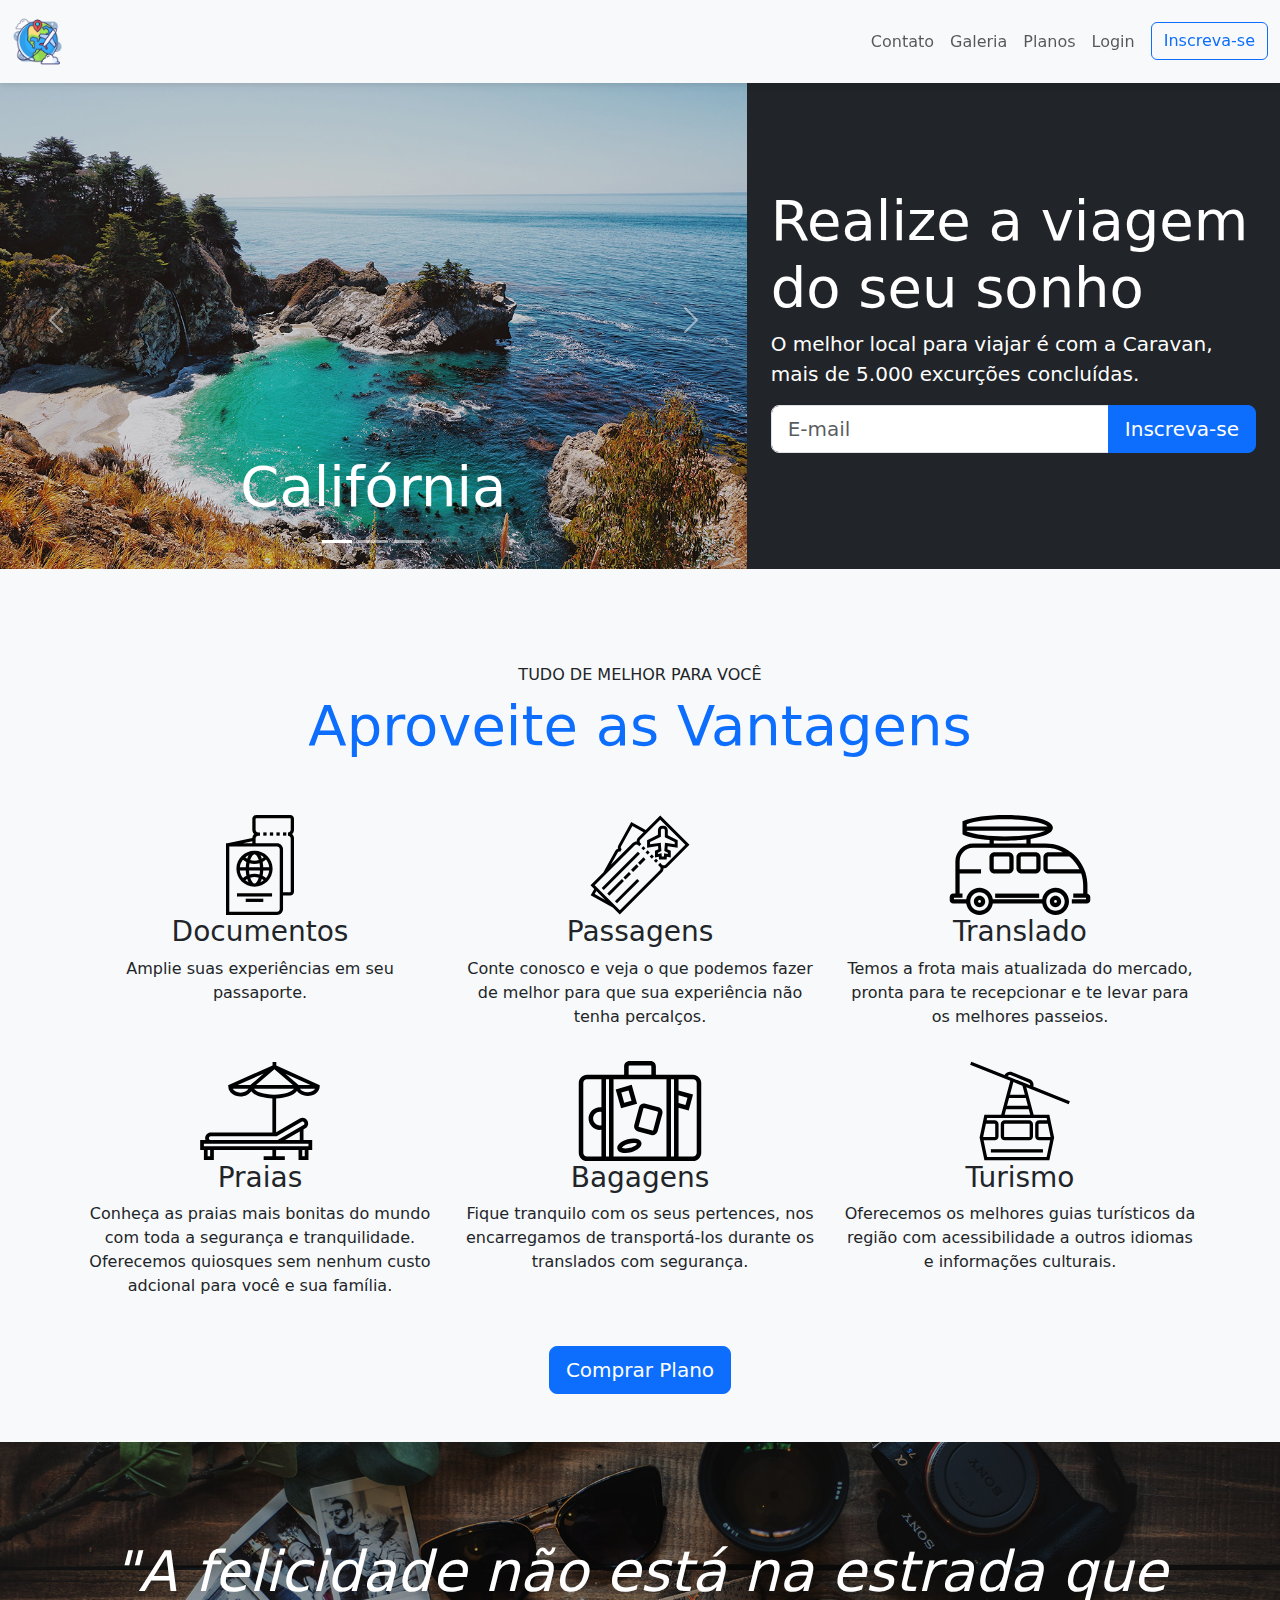
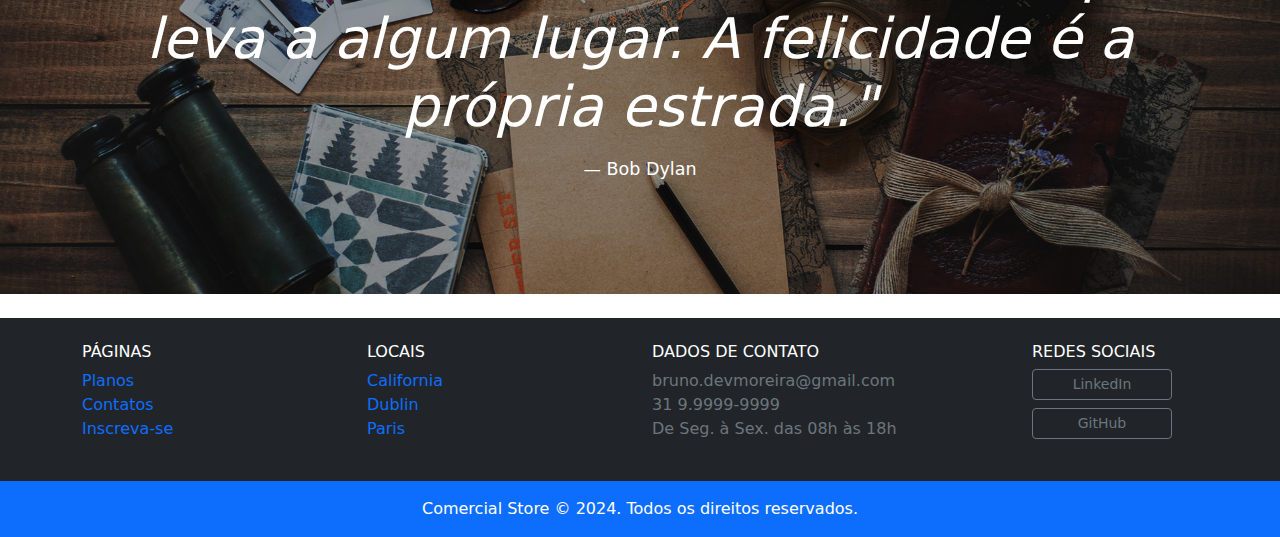
<file: index.html>
<!DOCTYPE html>
<html lang="pt-br">

<head>
    <meta charset="UTF-8">
    <meta name="viewport" content="width=device-width, initial-scale=1.0">
    <link rel="stylesheet" href="https://cdn.jsdelivr.net/npm/bootstrap@5.3.3/dist/css/bootstrap.min.css">
    <link rel="stylesheet" href="./css/styles.css">

    <title>Comercial Store</title>
</head>

<body>
    <nav class="navbar navbar-expand-sm navbar-light bg-light fixed-top py-3 box-shadow">
        <div class="container-fluid" style="max-width: 1400px; margin: 0 auto;">
            <div class="d-flex">
                <a href="index.html">
                    <img src="img/voo-de-aviao.png" style="max-width: 10%;" alt="logo do site">
                </a>
                <button class="navbar-toggler" type="button" data-bs-toggle="collapse" data-bs-target="#navbarSupportedContent" aria-controls="navbarSupportedContent" aria-expanded="false" aria-label="Toggle navigation">
                    <span class="navbar-toggler-icon"></span>
                </button>
            </div>

            <div class="collapse navbar-collapse" id="navbarSupportedContent">
                <ul class="navbar-nav ms-auto ">
                    <li class="nav-item">
                        <a class="nav-link" href="./pages/contato.html">Contato</a>
                    </li>
                    <li class="nav-item">
                        <a class="nav-link" href="./pages/galeria.html">Galeria</a>
                    </li>
                    <li class="nav-item">
                        <a class="nav-link" href="./pages/planos.html">Planos</a>
                    </li>

                    <li class="nav-item">
                        <a class="nav-link" href="login.html" data-bs-toggle="modal" data-bs-target="#login">Login</a>
                    </li>
                    <li class="nav-item">
                        <a class="btn btn-outline-primary ms-md-2" href="./pages/inscricao.html">Inscreva-se</a>
                    </li>
                </ul>
            </div>
        </div>
    </nav>

    <section>
        <div class="container-fluid">
            <div class="row bg-dark text-white">
                <div class="col-lg-7 p-0">
                    <div id="carouselCidades" class="carousel slide">
                        <div class="carousel-indicators">
                            <button type="button" data-bs-target="#carouselCidades" data-bs-slide-to="0" class="active" aria-current="true" aria-label="Slide 1"></button>
                            <button type="button" data-bs-target="#carouselCidades" data-bs-slide-to="1" aria-label="Slide 2"></button>
                            <button type="button" data-bs-target="#carouselCidades" data-bs-slide-to="2" aria-label="Slide 3"></button>
                        </div>
                        <div class="carousel-inner">
                            <div class="carousel-item active">
                                <img src="./img/california.jpg" class="d-block w-100" alt="California">
                                <div class="carousel-caption">
                                    <h1 class="display-4">Califórnia</h1>
                                </div>
                            </div>
                            <div class="carousel-item">
                                <img src="./img/dublin.jpg" class="d-block w-100" alt="Dublin">
                                <div class="carousel-caption">
                                    <h1 class="display-4">Dublin</h1>
                                </div>
                            </div>
                            <div class="carousel-item">
                                <img src="./img/paris.jpg" class="d-block w-100" alt="Paris">
                                <div class="carousel-caption">
                                    <h1 class="display-4">Paris</h1>
                                </div>
                            </div>
                        </div>
                        <button class="carousel-control-prev" type="button" data-bs-target="#carouselCidades" data-bs-slide="prev">
                            <span class="carousel-control-prev-icon" aria-hidden="true" data-toggle="tooltip" data-bs-placement="bottom" title="back"></span>
                            <span class="visually-hidden">Anterior</span>
                        </button>
                        <button class="carousel-control-next" type="button" data-bs-target="#carouselCidades" data-bs-slide="next">
                            <span class="carousel-control-next-icon" aria-hidden="true" data-toggle="tooltip" data-bs-placement="bottom" title="next"></span>
                            <span class="visually-hidden">Próximo</span>
                        </button>
                    </div>
                </div>
                <div class="col-lg-5 p-4 align-self-center">
                    <h1 class="display-4">
                        Realize a viagem do seu sonho
                    </h1>
                    <p class="lead">
                        O melhor local para viajar é com a Caravan, mais de 5.000 excurções concluídas.
                    </p>
                    <form action="">
                        <div class="input-group input-group-lg">
                            <input type="text" class="form-control" placeholder="E-mail" aria-label="Inserir E-mail">
                            <button class="btn btn-primary" type="button">
                                Inscreva-se
                            </button>
                        </div>
                    </form>
                </div>
            </div>
        </div>
    </section>

    <section class="py-5 bg-light text-center">
        <div class="container">
            <div class="my-5">
                <span class="h6 d-block">TUDO DE MELHOR PARA VOCÊ</span>
                <h2 class="display-4 text-primary ">Aproveite as Vantagens</h2>
            </div>
            <div class="row">
                <div class="col-xl-4 col-md-6 my-2">
                    <div class="icone d-flex justify-content-center">
                        <img src="./img/icones/passaporte.svg" alt="Passaporte">
                    </div>
                    <h3>Documentos</h3>
                    <p>Amplie suas experiências em seu passaporte.</p>
                </div>

                <div class="col-xl-4 col-md-6 my-2">
                    <div class="icone d-flex justify-content-center">
                        <img src="./img/icones/passagens.svg" alt="Passagens">
                    </div>
                    <h3>Passagens</h3>
                    <p>Conte conosco e veja o que podemos fazer de melhor para que sua experiência não tenha percalços.</p>
                </div>

                <div class="col-xl-4 col-md-6 my-2">
                    <div class="icone d-flex justify-content-center">
                        <img src="./img/icones/translado.svg" alt="Translado">
                    </div>
                    <h3>Translado</h3>
                    <p>Temos a frota mais atualizada do mercado, pronta para te recepcionar e te levar para os melhores passeios.</p>
                </div>

                <div class="col-xl-4 col-md-6 my-2">
                    <div class="icone d-flex justify-content-center">
                        <img src="./img/icones/praias.svg" alt="Praias">
                    </div>
                    <h3>Praias</h3>
                    <p>Conheça as praias mais bonitas do mundo com toda a segurança e tranquilidade. Oferecemos quiosques sem nenhum custo adcional para você e sua família.</p>
                </div>

                <div class="col-xl-4 col-md-6 my-2">
                    <div class="icone d-flex justify-content-center">
                        <img src="./img/icones/bagagens.svg" alt="Bagagens">
                    </div>
                    <h3>Bagagens</h3>
                    <p>Fique tranquilo com os seus pertences, nos encarregamos de transportá-los durante os translados com segurança.</p>
                </div>

                <div class="col-xl-4 col-md-6 my-2">
                    <div class="icone d-flex justify-content-center">
                        <img src="./img/icones/turismo.svg" alt="Turismo">
                    </div>
                    <h3>Turismo</h3>
                    <p>Oferecemos os melhores guias turísticos da região com acessibilidade a outros idiomas e informações culturais.</p>
                </div>
            </div>

            <a href="./pages/planos.html" class="btn btn-primary btn-lg mt-4">Comprar Plano</a>
        </div>
    </section>

    <section id="home-quote" class="p-md-5">
        <blockquote class="blockquote text-white text-center p-md-5 p-3">
            <p class="display-4"><em>"A felicidade não está na estrada que leva a algum lugar. A felicidade é a própria estrada."</em></p>
            <footer class="blockquote-footer text-white mt-3">Bob Dylan</footer>
        </blockquote>
    </section>

    <footer class="bg-dark text-white mt-4">
        <div class="container py-4">
            <div class="row">
                <div class="col-md-3 col-7">
                    <h4 class="h6">PÁGINAS</h4>
                    <ul class="list-unstyled">
                        <li><a class="text-decoration-none" href="./pages/planos.html">Planos</a></li>
                        <li><a class="text-decoration-none" href="./pages/contato.html">Contatos</a></li>
                        <li><a class="text-decoration-none" href="./pages/inscricao.html">Inscreva-se</a></li>
                    </ul>
                </div>

                <div class="col-md-3 col-5">
                    <h4 class="h6">LOCAIS</h4>
                    <ul class="list-unstyled">
                        <li><a class="text-decoration-none" href="./pages/planos.html">California</a></li>
                        <li><a class="text-decoration-none" href="./pages/planos.html">Dublin</a></li>
                        <li><a class="text-decoration-none" href="./pages/planos.html">Paris</a></li>
                    </ul>
                </div>

                <div class="col-md-4 col-7">
                    <h4 class="h6">DADOS DE CONTATO</h4>
                    <ul class="list-unstyled text-secondary">
                        <li>bruno.devmoreira@gmail.com</li>
                        <li>31 9.9999-9999</li>
                        <li>De Seg. à Sex. das 08h às 18h</li>
                    </ul>
                </div>

                <div class="col-md-2 col-5">
                    <h4 class="h6">REDES SOCIAIS</h4>
                    <ul class="list-unstyled">
                        <li><a class="text-decoration-none btn btn-outline-secondary btn-sm d-block mb-2" style="max-width:140px" href="https://www.linkedin.com/in/2brunomoreira/" target="_blank">LinkedIn</a></li>
                        <li><a class="text-decoration-none btn btn-outline-secondary btn-sm d-block mb-2" style="max-width:140px" href="https://github.com/bmoreira1/" target="_blank">GitHub</a></li>
                    </ul>
                </div>
            </div>


        </div>

        <div class="bg-primary text-center py-3">
            <p class="mb-0">Comercial Store © 2024. Todos os direitos reservados.</p>
        </div>
    </footer>

    <!-- Modal -->

    <div class="modal fade" id="login" tabindex="-1" aria-labelledby="exampleModalLabel" aria-hidden="true">
        <div class="modal-dialog">
            <div class="modal-content">
                <div class="modal-header">
                    <h1 class="modal-title fs-5" id="exampleModalLabel">Faça Seu Login</h1>
                    <button type="button" class="btn-close" data-bs-dismiss="modal" aria-label="Close"></button>
                </div>
                <div class="modal-body">
                    <form action="">
                        <div class="form-group">
                            <label for="loginEmail">E-mail:</label>
                            <input type="email" class="form-control" id="loginEmail" name="loginEmail">
                        </div>
                        <div class="form-group">
                            <label for="loginSenha">Senha:</label>
                            <input type="password" class="form-control" id="loginSenha" name="loginSenha">
                        </div>

                        <button type="submit" class="d-block btn btn-primary mt-3">Entrar na Conta</button>
                        <small class="d-block form-text text-muted d-block">Esqueceu sua senha? <a href="">Clique aqui</a></small>
                    </form>
                </div>
            </div>
        </div>
    </div>

    <!-- Modal -->

    <script src="https://cdn.jsdelivr.net/npm/bootstrap@5.3.3/dist/js/bootstrap.bundle.min.js"></script>
    <script src="https://code.jquery.com/jquery-3.5.1.slim.min.js"></script>
    <script src="https://stackpath.bootstrapcdn.com/bootstrap/4.5.2/js/bootstrap.min.js"></script>
    <script src="./javaScript/scripts.js"></script>
</body>

</html>
</file>
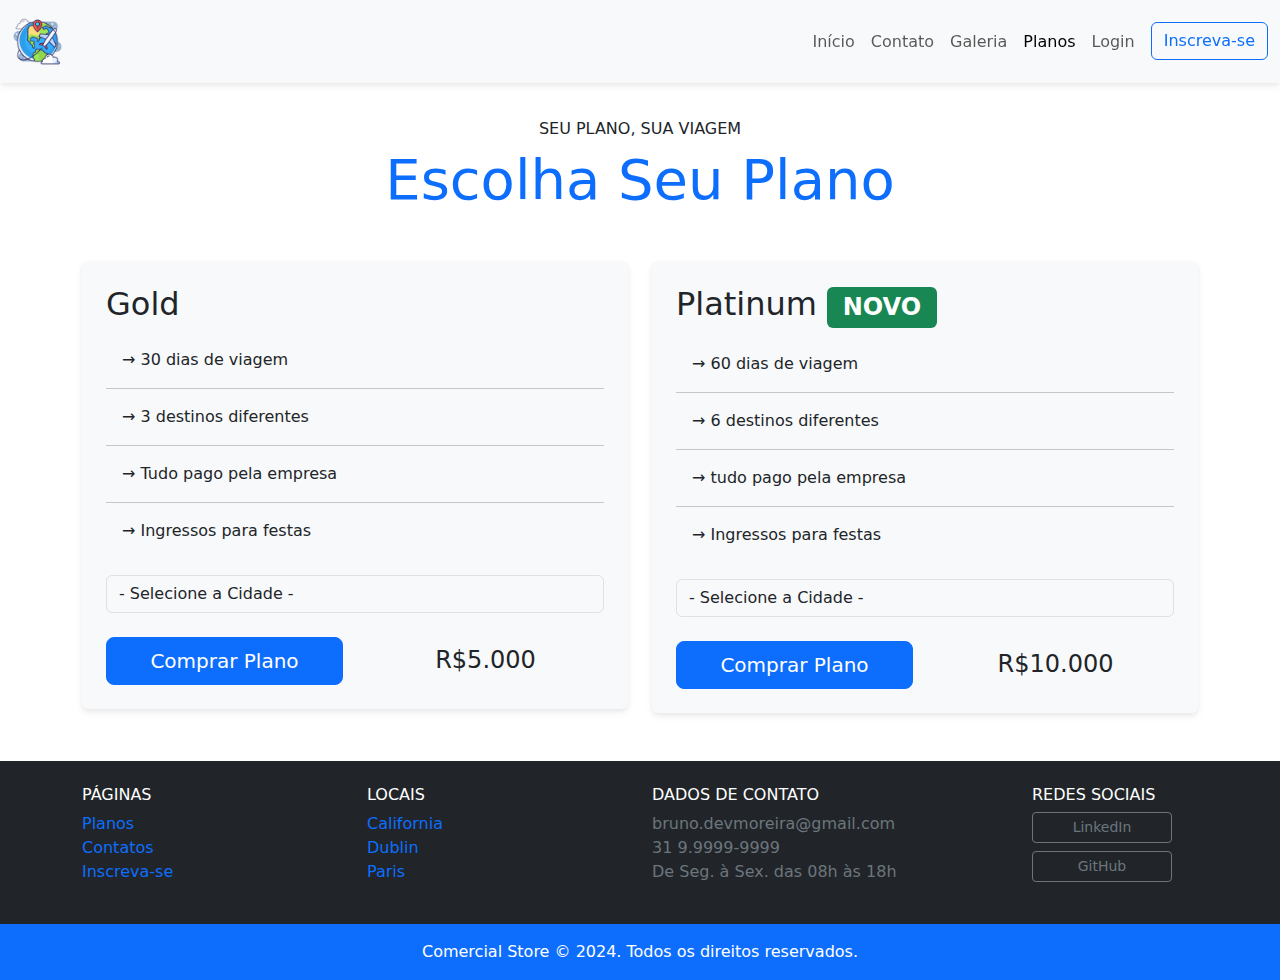
<file: pages/planos.html>
<!DOCTYPE html>
<html lang="pt-br">

<head>
    <meta charset="UTF-8">
    <meta name="viewport" content="width=device-width, initial-scale=1.0">
    <link rel="stylesheet" href="https://cdn.jsdelivr.net/npm/bootstrap@5.3.3/dist/css/bootstrap.min.css">
    <link rel="stylesheet" href="../css/styles.css">

    <title>Planos</title>
</head>
<!-- menu navegação -->

<nav class="navbar navbar-expand-sm navbar-light bg-light fixed-top py-3 box-shadow">
    <div class="container-fluid" style="max-width: 1400px; margin: 0 auto;">
        <div class="d-flex">
            <a href="../index.html">
                <img src="../img/voo-de-aviao.png" style="max-width: 10%;" alt="logo do site">
            </a>
            <button class="navbar-toggler" type="button" data-bs-toggle="collapse" data-bs-target="#navbarSupportedContent" aria-controls="navbarSupportedContent" aria-expanded="false" aria-label="Toggle navigation">
                <span class="navbar-toggler-icon"></span>
            </button>
        </div>

        <div class="collapse navbar-collapse" id="navbarSupportedContent">
            <ul class="navbar-nav ms-auto ">
                <li class="nav-item">
                    <a class="nav-link" href="../index.html">Início</a>
                </li>
                <li class="nav-item">
                    <a class="nav-link" href="contato.html">Contato</a>
                </li>
                <li class="nav-item">
                    <a class="nav-link" href="galeria.html">Galeria</a>
                </li>
                <li class="nav-item">
                    <a class="nav-link active" href="planos.html">Planos</a>
                </li>

                <li class="nav-item">
                    <a class="nav-link" href="login.html" data-bs-toggle="modal" data-bs-target="#login">Login</a>
                </li>
                <li class="nav-item">
                    <a class="btn btn-outline-primary ms-md-2" href="./inscricao.html">Inscreva-se</a>
                </li>
            </ul>
        </div>
    </div>
</nav>

<!-- planos -->

<section class="container">
    <div class="text-center my-5">
        <span class="h6 d-block">SEU PLANO, SUA VIAGEM</span>
        <h1 class="display-4 text-primary">Escolha Seu Plano</h1>
    </div>

    <div class="row mb-5">
        <div class="col-md">
            <div class="bg-light rounded p-4 box-shadow">
                <h2>Gold</h2>
                <ul class="list-unstyled lista-plano">
                    <li><span data-toggle="tooltip" data-bs-placement="right" title="Aproveite agora mesmo">→ 30 dias de viagem</span></li>
                    <li><span data-toggle="tooltip" data-bs-placement="right" title="Aproveite agora mesmo">→ 3 destinos diferentes</span></li>
                    <li><span data-toggle="tooltip" data-bs-placement="right" title="Aproveite agora mesmo">→ Tudo pago pela empresa</span></li>
                    <li><span data-toggle="tooltip" data-bs-placement="right" title="Aproveite agora mesmo">→ Ingressos para festas</span></li>
                </ul>
                <form action="">
                    <div class="mb-3">
                        <select class="form-control bg-light" name="input-cidade" id="input-cidade">
                            <option value="">- Selecione a Cidade -</option>
                            <option value="">California</option>
                            <option value="">Dublin</option>
                            <option value="">París</option>
                        </select>
                    </div>
                </form>

                <div class="row mt-4 align-items-center">
                    <div class="col-lg">
                        <a href="inscricao.html" class="btn btn-primary btn-lg 
                        d-block">Comprar Plano</a>
                    </div>
                    <div class="col-lg text-center">
                        <span class="h4">R$5.000</span>
                    </div>
                </div>
            </div>
        </div>

        <div class="col-md">
            <div class="bg-light rounded p-4 box-shadow">
                <h2>Platinum <span class="badge text-bg-success">NOVO</span></h2>
                <ul class="list-unstyled lista-plano">
                    <li>→ 60 dias de viagem</li>
                    <li>→ 6 destinos diferentes</li>
                    <li>→ tudo pago pela empresa</li>
                    <li>→ Ingressos para festas</li>
                </ul>
                <form action="">
                    <div class="mb-3">
                        <select class="form-control bg-light" name="input-cidade" id="input-cidade">
                            <option value="">- Selecione a Cidade -</option>
                            <option value="">California</option>
                            <option value="">Dublin</option>
                            <option value="">París</option>
                            <option value="">California</option>
                            <option value="">Dublin</option>
                            <option value="">París</option>
                        </select>
                    </div>
                </form>
                <div class="row mt-4 align-items-center">
                    <div class="col-lg">
                        <a href="inscricao.html" class="btn btn-primary btn-lg d-block">Comprar Plano</a>
                    </div>
                    <div class="col-lg text-center">
                        <span class="h4">R$10.000</span>
                    </div>
                </div>

            </div>
        </div>
    </div>

</section>


<!-- footer -->

<footer class="bg-dark text-white">
    <div class="container py-4">
        <div class="row">
            <div class="col-md-3 col-7">
                <h4 class="h6">PÁGINAS</h4>
                <ul class="list-unstyled">
                    <li><a class="text-decoration-none" href="./pages/planos.html">Planos</a></li>
                    <li><a class="text-decoration-none" href="./pages/contato.html">Contatos</a></li>
                    <li><a class="text-decoration-none" href="./pages/inscricao.html">Inscreva-se</a></li>
                </ul>
            </div>

            <div class="col-md-3 col-5">
                <h4 class="h6">LOCAIS</h4>
                <ul class="list-unstyled">
                    <li><a class="text-decoration-none" href="./pages/planos.html">California</a></li>
                    <li><a class="text-decoration-none" href="./pages/planos.html">Dublin</a></li>
                    <li><a class="text-decoration-none" href="./pages/planos.html">Paris</a></li>
                </ul>
            </div>

            <div class="col-md-4 col-7">
                <h4 class="h6">DADOS DE CONTATO</h4>
                <ul class="list-unstyled text-secondary">
                    <li>bruno.devmoreira@gmail.com</li>
                    <li>31 9.9999-9999</li>
                    <li>De Seg. à Sex. das 08h às 18h</li>
                </ul>
            </div>

            <div class="col-md-2 col-5">
                <h4 class="h6">REDES SOCIAIS</h4>
                <ul class="list-unstyled">
                    <li><a class="text-decoration-none btn btn-outline-secondary btn-sm d-block mb-2" style="max-width:140px" href="https://www.linkedin.com/in/2brunomoreira/" target="_blank">LinkedIn</a></li>
                    <li><a class="text-decoration-none btn btn-outline-secondary btn-sm d-block mb-2" style="max-width:140px" href="https://github.com/bmoreira1/" target="_blank">GitHub</a></li>
                </ul>
            </div>
        </div>


    </div>

    <div class="bg-primary text-center py-3">
        <p class="mb-0">Comercial Store © 2024. Todos os direitos reservados.</p>
    </div>
</footer>

<!-- Modal Login-->

<div class="modal fade" id="login" tabindex="-1" aria-labelledby="exampleModalLabel" aria-hidden="true">
    <div class="modal-dialog">
        <div class="modal-content">
            <div class="modal-header">
                <h1 class="modal-title fs-5" id="exampleModalLabel">Faça Seu Login</h1>
                <button type="button" class="btn-close" data-bs-dismiss="modal" aria-label="Close"></button>
            </div>
            <div class="modal-body">
                <form action="">
                    <div class="form-group">
                        <label for="loginEmail">E-mail:</label>
                        <input type="email" class="form-control" id="loginEmail" name="loginEmail">
                    </div>
                    <div class="form-group">
                        <label for="loginSenha">Senha:</label>
                        <input type="password" class="form-control" id="loginSenha" name="loginSenha">
                    </div>

                    <button type="submit" class="d-block btn btn-primary mt-3">Entrar na Conta</button>
                    <small class="d-block form-text text-muted d-block">Esqueceu sua senha? <a href="">Clique aqui</a></small>
                </form>
            </div>
        </div>
    </div>
</div>

<script src="https://cdn.jsdelivr.net/npm/bootstrap@5.3.3/dist/js/bootstrap.bundle.min.js"></script>
<script src="https://code.jquery.com/jquery-3.5.1.slim.min.js"></script>
<script src="https://stackpath.bootstrapcdn.com/bootstrap/4.5.2/js/bootstrap.min.js"></script>
<script src="../javaScript/scripts.js"></script>
</file>
<file: css/styles.css>
body {
    padding-top: 4.43rem;
}

.box-shadow {
    box-shadow: 0 2px 4px 0 rgba(0,0,0,.05),
                0 4px 8px 0 rgba(0,0,0,.05);

}

.icone {
    height: 100px;
}

#home-quote {
    background: url('../img/bg-quote.jpg') center;
    background-size: cover;
}

.pergunta {
    border-bottom: 1px solid rgba(0, 0, 0, .2);
}

.lista-plano li + li {
    border-top: 1px solid rgba(0, 0, 0, .2);
}

.lista-plano li {
    padding: 1rem;
}

@media (max-width: 669px){
    #home-quote .display-4 {
        font-size: 2.3rem;
    }

    body {
        padding: 0px;
    }

    .fixed-top{
        position: relative;
    }
}
</file>
